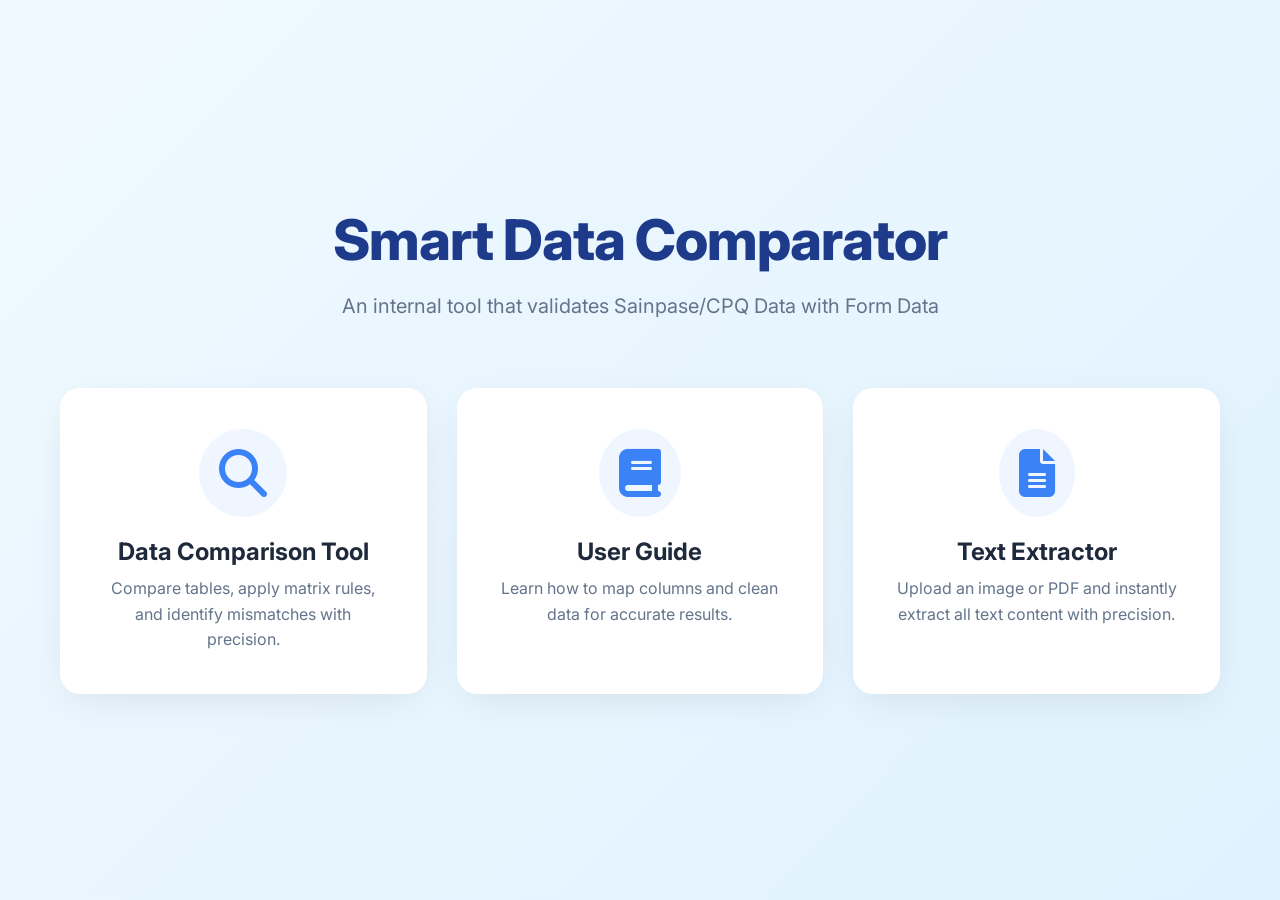
<file: index.html>
<!DOCTYPE html>
<html lang="en">
<head>
  <meta charset="UTF-8">
  <meta name="viewport" content="width=device-width, initial-scale=1.0">
  <title>Smart Data Comparator</title>
  <link rel="stylesheet" href="https://cdnjs.cloudflare.com/ajax/libs/font-awesome/6.4.0/css/all.min.css">
  
  <link rel="stylesheet" href="assets/style.css">
</head>
<body class="home-body">

  <header class="home-header">
    <h1>Smart Data Comparator</h1>
    <p>An internal tool that validates Sainpase/CPQ Data with Form Data</p>
  </header>

  <main class="home-main">
    <div class="home-cards">
      <a href="comparator.html" class="home-card">
        <i class="fas fa-search"></i>
        <h3>Data Comparison Tool</h3>
        <p>Compare tables, apply matrix rules, and identify mismatches with precision.</p>
      </a>

      <a href="help.html" class="home-card">
        <i class="fas fa-book"></i>
        <h3>User Guide</h3>
        <p>Learn how to map columns and clean data for accurate results.</p>
      </a>

      <a href="text-extractor.html" class="home-card">
        <i class="fas fa-file-alt"></i>
        <h3>Text Extractor</h3>
        <p>Upload an image or PDF and instantly extract all text content with precision.</p>
      </a>
    </div>
  </main>

</body>
</html>
</file>
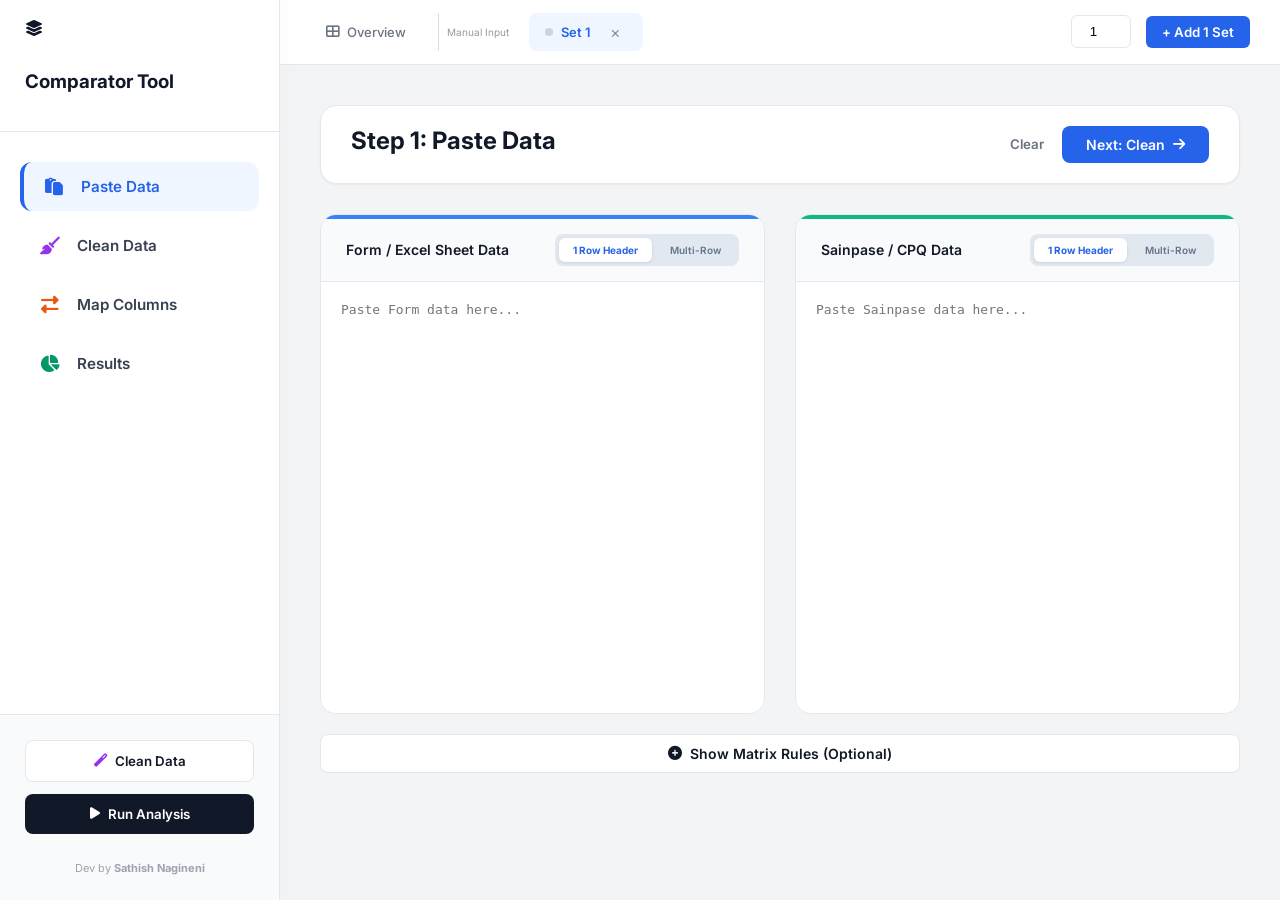
<file: comparator.html>
<!DOCTYPE html>
<html lang="en">
<head>
    <meta charset="UTF-8">
    <meta name="viewport" content="width=device-width, initial-scale=1.0">
    <title>Smart Data Comparator</title>
    <link rel="stylesheet" href="https://cdnjs.cloudflare.com/ajax/libs/font-awesome/6.4.0/css/all.min.css">
    <link rel="stylesheet" href="assets/style.css">
</head>
<body>

<div class="app-layout">
    
    <aside class="sidebar">
        <div class="sidebar-header">
            <i class="fas fa-layer-group"></i>
            <h3>Comparator Tool</h3>
        </div>

        <div class="vertical-nav">
            <div class="v-step active" id="navStep1" onclick="jumpToStep(1)">
                <div class="v-icon"><i class="fas fa-paste"></i></div> <span class="v-text">Paste Data</span>
            </div>
            <div class="v-step" id="navStep2" onclick="jumpToStep(2)">
                <div class="v-icon"><i class="fas fa-broom"></i></div> <span class="v-text">Clean Data</span>
            </div>
            <div class="v-step" id="navStep3" onclick="jumpToStep(3)">
                <div class="v-icon"><i class="fas fa-exchange-alt"></i></div> <span class="v-text">Map Columns</span>
            </div>
            <div class="v-step" id="navStep4" onclick="jumpToStep(4)">
                <div class="v-icon"><i class="fas fa-chart-pie"></i></div> <span class="v-text">Results</span>
            </div>
        </div>

        <div class="sidebar-footer">
            <button onclick="cleanAllSets()" class="btn-sidebar">
                <i class="fas fa-magic" style="color:#9333ea;"></i> Clean Data
            </button>
            <button onclick="runAllComparisons()" class="btn-sidebar btn-run-all">
                <i class="fas fa-play"></i> Run Analysis
            </button>
            
            <div style="margin-top:15px; text-align:center; font-size:11px; color:#9ca3af;">
                Dev by <strong>Sathish Nagineni</strong>
            </div>
        </div>
    </aside>

    <div class="main-wrapper">
        
        <header class="top-bar">
            <div class="tabs-container">
                <div class="tab-item" id="tabOverview" onclick="showOverview()">
                    <i class="fas fa-th-large"></i> Overview
                </div>
                <div id="projectTabs" class="project-tabs"></div>
            </div>

            <div class="top-actions-right">
                <button id="btnRestoreSet" onclick="restoreProject()" class="btn-secondary" style="display:none; margin-right:10px; font-size:12px;">
                    <i class="fas fa-undo"></i> Restore Set
                </button>

                <input type="number" id="addSetQty" value="1" min="1" max="50" 
                       class="qty-input" oninput="updateAddButtonText()" title="Number of sets">
                <button id="btnAddSets" onclick="addSetsFromInput()" class="btn-top-add">
                    + Add Set
                </button>
            </div>
        </header>

        <main class="content-area">

            <div id="overviewSection" class="page-section fade-in" style="display:none;">
                <div class="section-header">
                    <h2>Overall Result</h2>
                </div>
                <div id="overviewStats" class="dashboard-stats"></div>
                <div class="table-box" style="margin-top:20px;">
                    <table class="clean-table" id="overviewTable">
                        <thead>
                            <tr>
                                <th>Set Name</th>
                                <th>Status</th>
                                <th>Form Rows</th>
                                <th>Sainpase Rows</th>
                                <th>Matches</th>
                                <th>Mismatches</th>
                                <th>Action</th>
                            </tr>
                        </thead>
                        <tbody id="overviewBody"></tbody>
                    </table>
                </div>
            </div>

            <div id="step1" class="page-section fade-in" style="display:none;">
                <div class="section-header">
                    <h2>Step 1: Paste Data</h2>
                    <div class="header-actions">
                        <button onclick="clearCurrentProject()" class="btn-ghost">Clear</button>
                        <button onclick="goToPreview()" class="btn-primary">Next: Clean <i class="fas fa-arrow-right"></i></button>
                    </div>
                </div>

                <div class="input-grid-container">
                    <div class="tables-row">
                        <div class="input-card">
                            <div class="card-head blue-head">
                                <label>Form / Excel Sheet Data</label>
                                <div class="toggle-group" id="groupModeA">
                                    <button class="toggle-btn active" data-val="1row" onclick="setMode('A', '1row')">1 Row Header</button>
                                    <button class="toggle-btn" data-val="2rows" onclick="setMode('A', '2rows')">Multi-Row</button>
                                </div>
                                <input type="hidden" id="headerModeA" value="1row">
                            </div>
                            <textarea id="tableA" placeholder="Paste Form data here..."></textarea>
                        </div>
                        <div class="input-card">
                            <div class="card-head green-head">
                                <label>Sainpase / CPQ Data</label>
                                <div class="toggle-group" id="groupModeB">
                                    <button class="toggle-btn active" data-val="1row" onclick="setMode('B', '1row')">1 Row Header</button>
                                    <button class="toggle-btn" data-val="2rows" onclick="setMode('B', '2rows')">Multi-Row</button>
                                </div>
                                <input type="hidden" id="headerModeB" value="1row">
                            </div>
                            <textarea id="tableB" placeholder="Paste Sainpase data here..."></textarea>
                        </div>
                    </div>
                    
                    <button onclick="toggleMatrix()" class="btn-secondary" id="btnToggleMatrix" style="width:100%; margin-top:20px; justify-content: center;">
                        <i class="fas fa-plus-circle"></i> Show Matrix Rules (Optional)
                    </button>
                    
                    <div id="matrixSection" style="display:none;">
                        <div class="matrix-split-view">
                            <div class="matrix-source">
                                <label style="font-size:12px; font-weight:bold; color:#64748b; margin-bottom:10px;">Paste Rules Here</label>
                                <textarea id="matrixRawInput" placeholder='Example: "ADAPTIVE need" NO' oninput="autoParseMatrix()"></textarea>
                            </div>
                            
                            <div style="display:flex; align-items:center; justify-content:center; color:#cbd5e1; font-size:20px;">
                                <i class="fas fa-arrow-right"></i>
                            </div>
                            
                            <div class="matrix-editor">
                                <div style="display:flex; justify-content:space-between; margin-bottom:10px; align-items:center;">
                                    <label style="font-size:12px; font-weight:bold; color:#64748b;">Active Rules</label>
                                    <button onclick="addMatrixRow()" class="btn-ghost" style="font-size:12px;">+ Add Row</button>
                                </div>
                                <div id="matrixList" class="matrix-list" style="overflow-y:auto; flex:1;"></div>
                            </div>
                        </div>
                    </div>

                </div>
            </div>

            <div id="step2" class="page-section fade-in" style="display:none;">
                <div class="section-header">
                    <h2>Step 2: Clean Data</h2>
                    <div class="header-actions">
                        <button id="btnUndoRow" onclick="restoreLastRow()" class="btn-secondary" style="display:none; color:#ea580c; border-color:#ea580c; margin-right: 10px;">
                            <i class="fas fa-undo"></i> Undo Delete
                        </button>

                        <button onclick="jumpToStep(1)" class="btn-secondary"><i class="fas fa-arrow-left"></i> Back</button>
                        <button onclick="goToMapping()" class="btn-primary">Next: Map <i class="fas fa-arrow-right"></i></button>
                    </div>
                </div>
                <div class="tables-grid">
                    <div class="table-box">
                        <div class="box-header blue-bg">Form Data (<span id="countA">0</span> rows)</div>
                        <div class="scroll-wrap"><table id="previewTableA" class="clean-table"></table></div>
                    </div>
                    <div class="table-box">
                        <div class="box-header green-bg">Sainpase/CPQ Data (<span id="countB">0</span> rows)</div>
                        <div class="scroll-wrap"><table id="previewTableB" class="clean-table"></table></div>
                    </div>
                </div>
            </div>

            <div id="step3" class="page-section fade-in" style="display:none;">
                <div class="section-header">
                    <div style="display:flex; flex-direction:column;">
                        <h2>Step 3: Map Columns</h2>
                        <span id="unmappedList" style="background:#fee2e2; color:#b91c1c; border:1px solid #ef4444; padding:5px 12px; border-radius:6px; margin-top:5px; font-weight:600; font-size:13px; display:inline-block; width:fit-content;">
                            <i class="fas fa-spinner fa-spin"></i> Checking Mapping...
                        </span>
                    </div>
                    <div class="header-actions">
                        <button onclick="jumpToStep(2)" class="btn-secondary"><i class="fas fa-arrow-left"></i> Back</button>
                        <button onclick="generateResults()" class="btn-success">Run Analysis <i class="fas fa-check"></i></button>
                    </div>
                </div>
                <div class="card full-height">
                    <div class="mapping-toolbar">
                        <input type="text" id="mapSearchInput" class="map-search" placeholder="Search Source fields..." oninput="filterMappingRows()">
                        <div class="map-actions">
                            <button class="btn-xs" onclick="resetMapping()"><i class="fas fa-undo"></i> Reset</button>
                            <button class="btn-xs" onclick="autoMapAgain()"><i class="fas fa-magic"></i> Auto-Map</button>
                        </div>
                    </div>
                    <div class="scroll-wrap">
                        <table class="mapping-table">
                            <thead>
                                <tr>
                                    <th width="40%">Form / Matrix Fields</th>
                                    <th width="5%"></th>
                                    <th width="40%">Map To Sainpase/CPQ Data</th>
                                    <th width="15%" style="text-align:center">Include</th>
                                </tr>
                            </thead>
                            <tbody id="mappingBody"></tbody>
                        </table>
                    </div>
                </div>
            </div>

            <div id="step4" class="page-section fade-in" style="display:none;">
                <div class="section-header">
                    <h2>Step 4: Results</h2>
                    <div class="header-actions">
                        <button onclick="jumpToStep(3)" class="btn-secondary"><i class="fas fa-arrow-left"></i> Back to Map</button>
                    </div>
                </div>
                
                <div id="globalStats" class="dashboard-stats"></div>
                <div id="summaryCards" class="cards-grid"></div>
                
                <div class="tables-grid">
                    <div class="table-box">
                        <div class="box-header blue-bg">Form Results</div>
                        <div class="scroll-wrap"><table id="renderTableA"></table></div>
                    </div>
                    <div class="table-box">
                        <div class="box-header green-bg">Sainpase/CPQ Results</div>
                        <div class="scroll-wrap"><table id="renderTableB"></table></div>
                    </div>
                </div>
            </div>

        </main>
    </div>
</div>

<div id="customModal" class="modal-overlay">
    <div class="modal-box">
        <div class="sa-header">
            <h3 class="sa-title" id="modalTitle">Alert Title</h3>
            <button class="sa-close" onclick="closeModal()"><i class="fas fa-times"></i></button>
        </div>
        <div class="sa-body">
            <i id="modalIcon" class="fas fa-check-circle sa-icon-check"></i>
            <div class="sa-message" id="modalMsg">Alert Content</div>
        </div>
        <div class="sa-footer">
            <button id="modalBtn" class="sa-confirm-btn" onclick="closeModal()">Confirm</button>
        </div>
    </div>
</div>

<script src="assets/script.js"></script>
</body>
</html>
</file>
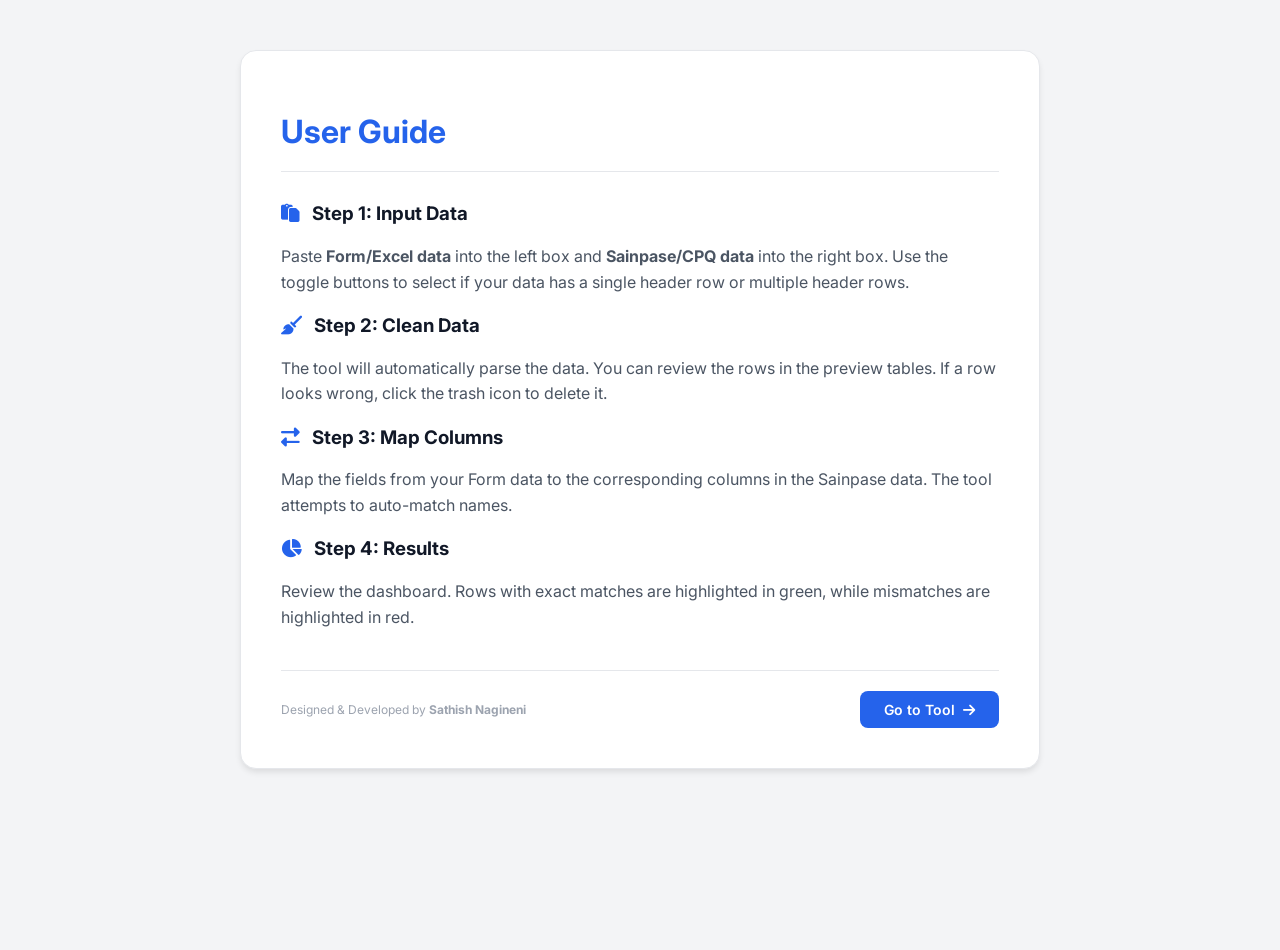
<file: help.html>
<!DOCTYPE html>
<html lang="en">
<head>
  <meta charset="UTF-8">
  <title>User Guide – Smart Data Comparator</title>
  <link rel="stylesheet" href="https://cdnjs.cloudflare.com/ajax/libs/font-awesome/6.4.0/css/all.min.css">
  <link rel="stylesheet" href="assets/style.css">
</head>
<body class="help-body">

  <div class="page-section" style="max-width:800px; margin-top:50px; background:white; padding:40px; border-radius:16px; border:1px solid #e5e7eb; box-shadow:0 4px 6px -1px rgba(0,0,0,0.1);">
    <h1 style="color:#2563eb; border-bottom:1px solid #e5e7eb; padding-bottom:20px; margin-bottom:30px;">User Guide</h1>

    <h3><i class="fas fa-paste" style="color:#2563eb; margin-right:8px;"></i> Step 1: Input Data</h3>
    <p style="color:#4b5563; line-height:1.6;">Paste <strong>Form/Excel data</strong> into the left box and <strong>Sainpase/CPQ data</strong> into the right box. Use the toggle buttons to select if your data has a single header row or multiple header rows.</p>

    <h3><i class="fas fa-broom" style="color:#2563eb; margin-right:8px;"></i> Step 2: Clean Data</h3>
    <p style="color:#4b5563; line-height:1.6;">The tool will automatically parse the data. You can review the rows in the preview tables. If a row looks wrong, click the trash icon to delete it.</p>

    <h3><i class="fas fa-exchange-alt" style="color:#2563eb; margin-right:8px;"></i> Step 3: Map Columns</h3>
    <p style="color:#4b5563; line-height:1.6;">Map the fields from your Form data to the corresponding columns in the Sainpase data. The tool attempts to auto-match names.</p>

    <h3><i class="fas fa-chart-pie" style="color:#2563eb; margin-right:8px;"></i> Step 4: Results</h3>
    <p style="color:#4b5563; line-height:1.6;">Review the dashboard. Rows with exact matches are highlighted in green, while mismatches are highlighted in red.</p>

    <div style="margin-top:40px; border-top:1px solid #e5e7eb; padding-top:20px; display:flex; justify-content:space-between; align-items:center;">
        <span style="font-size:12px; color:#9ca3af;">Designed & Developed by <strong>Sathish Nagineni</strong></span>
        <a href="comparator.html" class="btn-primary">Go to Tool <i class="fas fa-arrow-right"></i></a>
    </div>
  </div>

</body>
</html>
</file>
<file: assets/style.css>
/* style.css - Final Level 1 Version with Stage 3 Enhancements + PO Badge */

/* --- 1. VARIABLES & RESET --- */
@import url('https://fonts.googleapis.com/css2?family=Inter:wght@300;400;500;600;700&display=swap');

:root {
    --primary: #2563eb;       
    --primary-hover: #1d4ed8;
    --bg-body: #f3f4f6;       
    --text-main: #111827;     
    --text-muted: #6b7280;    
    --border: #e5e7eb;        
    --sidebar-bg: #ffffff;
    --success: #10b981;
    --danger: #ef4444;
    --warning: #f59e0b;
    --shadow-sm: 0 1px 2px 0 rgb(0 0 0 / 0.05);
}

body {
    font-family: 'Inter', sans-serif;
    background: var(--bg-body);
    color: var(--text-main);
    margin: 0; padding: 0;
    min-height: 100vh;
}

* { box-sizing: border-box; }
a { text-decoration: none; color: inherit; }
button { font-family: 'Inter', sans-serif; }

/* =========================================
   APP LAYOUT
   ========================================= */
.app-layout { display: flex; height: 100vh; width: 100%; overflow: hidden; }
.main-wrapper { flex: 1; display: flex; flex-direction: column; overflow: hidden; }

/* --- SIDEBAR --- */
.sidebar {
    width: 280px; background: var(--sidebar-bg); border-right: 1px solid var(--border);
    display: flex; flex-direction: column; flex-shrink: 0; z-index: 20;
    box-shadow: 4px 0 24px rgba(0,0,0,0.02);
    transition: all 0.3s ease;
}

.sidebar-header {
    padding: 20px 25px; border-bottom: 1px solid var(--border);
    display: flex; flex-direction: column; gap: 15px;
}
.header-title { display: flex; align-items: center; gap: 10px; }
.header-title i { color: var(--primary); font-size: 1.5rem; }
.header-title h3 { margin: 0; font-size: 1.2rem; font-weight: 700; }

.vertical-nav { flex: 1; padding: 30px 20px; display: flex; flex-direction: column; gap: 10px; overflow-y: auto; }

.v-step {
    display: flex; align-items: center; gap: 15px; 
    padding: 14px 18px; border-radius: 12px;
    cursor: pointer; transition: all 0.2s ease; 
    font-size: 0.95rem; font-weight: 600; color: #374151;
}
.v-step:hover { background: #f9fafb; color: var(--text-main); }

/* --- COLORFUL SIDEBAR STEPS --- */
.v-step:nth-child(1).active { background: #eff6ff; color: #2563eb; border-left: 4px solid #2563eb; } 
.v-step:nth-child(1) .v-icon i { color: #2563eb; }

.v-step:nth-child(2).active { background: #f3e8ff; color: #9333ea; border-left: 4px solid #9333ea; } 
.v-step:nth-child(2) .v-icon i { color: #9333ea; }

.v-step:nth-child(3).active { background: #fff7ed; color: #ea580c; border-left: 4px solid #ea580c; } 
.v-step:nth-child(3) .v-icon i { color: #ea580c; }

.v-step:nth-child(4).active { background: #ecfdf5; color: #059669; border-left: 4px solid #059669; } 
.v-step:nth-child(4) .v-icon i { color: #059669; }

.v-icon { width: 24px; text-align: center; font-size: 1.1rem; }

.sidebar-footer {
    padding: 25px; border-top: 1px solid var(--border); background: #f9fafb;
    display: flex; flex-direction: column; gap: 12px;
}

/* --- TOP BAR --- */
.top-bar {
    height: 70px; background: #fff; border-bottom: 1px solid var(--border);
    display: flex; align-items: center; justify-content: space-between; padding: 0 30px;
    z-index: 10;
}
.tabs-container { 
    display: flex; gap: 12px; overflow-x: auto; flex: 1; align-items: center; padding-right: 20px; 
    white-space: nowrap; scrollbar-width: thin;
}
.project-tabs { display: flex; gap: 12px; }

.tab-item {
    padding: 8px 16px; border-radius: 8px; font-size: 13px; font-weight: 500; 
    color: var(--text-muted); cursor: pointer; display: flex; align-items: center; gap: 8px;
    flex-shrink: 0; white-space: nowrap;
}
.tab-item:hover { background: #f3f4f6; color: var(--text-main); }
.tab-item.active { background: #eff6ff; color: var(--primary); font-weight: 600; }
.tab-dot { width: 8px; height: 8px; border-radius: 50%; background: #cbd5e1; }
.tab-dot.ready { background: var(--warning); }
.tab-dot.done { background: var(--success); }
.btn-tab-close { background: none; border: none; opacity: 0.4; cursor: pointer; font-size: 16px; margin-left: 5px; }
.btn-tab-close:hover { opacity: 1; color: var(--danger); }

/* --- CONTENT AREA --- */
.content-area { padding: 40px; overflow-y: auto; height: 100%; background: #f3f4f6; }
.page-section { max-width: 1400px; margin: 0 auto; padding-bottom: 60px; }

/* --- HEADER TITLE & ALERT --- */
.section-header { 
    display: flex; justify-content: space-between; align-items: flex-start; margin-bottom: 30px; 
    background: white; padding: 20px 30px; border-radius: 16px; border: 1px solid var(--border); box-shadow: var(--shadow-sm);
}
.header-title-group { display: flex; flex-direction: column; gap: 8px; max-width: 70%; }
.section-header h2 { margin: 0; font-size: 1.5rem; font-weight: 700; color: var(--text-main); }

.unmapped-alert {
    background: #fee2e2; 
    color: #b91c1c; 
    border: 1px solid #ef4444; 
    padding: 6px 12px; 
    border-radius: 6px; 
    font-weight: 600; 
    font-size: 12px; 
    width: fit-content;
    white-space: normal;
    line-height: 1.4;
}

.header-actions { display: flex; gap: 12px; align-items: center; }

/* --- BUTTONS --- */
.btn-primary, .btn-secondary, .btn-success {
    padding: 10px 24px; border-radius: 8px; font-weight: 600; cursor: pointer;
    display: inline-flex; align-items: center; gap: 8px; font-size: 14px; border: none;
}
.btn-primary { background: var(--primary); color: white; }
.btn-primary:hover { background: var(--primary-hover); transform: translateY(-1px); }

.btn-secondary { border: 1px solid var(--border); background: white; color: var(--text-main); }
.btn-secondary:hover { background: #f9fafb; }

.btn-success { background: var(--success); color: white; }
.btn-success:hover { background: #059669; }

.btn-sidebar {
    padding: 12px; border-radius: 8px; border: 1px solid var(--border);
    background: white; color: var(--text-main); font-weight: 600; cursor: pointer;
    display: flex; align-items: center; justify-content: center; gap: 8px;
}
.btn-sidebar:hover { background: #f9fafb; }
.btn-run-all { background: var(--text-main); color: white; border: none; }
.btn-run-all:hover { background: black; }

.btn-ghost { background: transparent; color: var(--text-muted); border: none; cursor: pointer; font-weight: 600; }
.btn-ghost:hover { color: var(--danger); }

.btn-top-add { padding: 8px 16px; background: var(--primary); color: white; border: none; border-radius: 6px; font-weight: 600; cursor: pointer; flex-shrink: 0; }
.btn-xs { padding: 6px 12px; font-size: 12px; border-radius: 4px; border: 1px solid var(--border); background: white; cursor: pointer; font-weight: 600; }
.btn-xs:hover { border-color: var(--primary); color: var(--primary); background: #eff6ff; }

/* Purge Button Style (Red) */
.btn-purge { color: #ef4444; border-color: #fecaca; }
.btn-purge:hover { background: #fef2f2; border-color: #ef4444; color: #b91c1c; }

.mini-upload-btn {
    display: inline-flex; align-items: center; gap: 5px;
    background: #ecfdf5; border: 1px solid #a7f3d0;
    padding: 4px 10px; border-radius: 4px; font-size: 11px;
    font-weight: 600; color: #059669; cursor: pointer;
    transition: all 0.2s;
}
.mini-upload-btn:hover { background: #10b981; color: white; border-color: #10b981; }

/* PO BADGE (New) */
.po-badge {
    background-color: #eff6ff;
    color: #2563eb;
    border: 1px solid #bfdbfe;
    padding: 4px 10px;
    border-radius: 20px;
    font-size: 12px;
    font-weight: 700;
    margin-left: 10px;
}

.qty-input { width: 60px; padding: 8px; border: 1px solid var(--border); border-radius: 6px; text-align: center; margin-right: 5px; }

.top-actions-right { display: flex; align-items: center; flex-shrink: 0; background: white; padding-left: 10px; z-index: 11; gap: 10px; }
.input-wrapper { display: flex; flex-direction: column; }
.input-label { font-size: 11px; font-weight: 700; color: #64748b; margin-bottom: 3px; }
.top-input { padding: 8px 12px; border: 1px solid var(--border); border-radius: 6px; font-size: 13px; outline: none; }
.top-input:focus { border-color: var(--primary); }

/* --- CARDS & INPUTS --- */
.input-card { background: white; border: 1px solid var(--border); border-radius: 16px; display: flex; flex-direction: column; overflow: hidden; }
.card-head { padding: 15px 25px; font-weight: 600; font-size: 14px; display: flex; justify-content: space-between; align-items: center; border-bottom: 1px solid var(--border); background: #f8fafc; }
.blue-head { border-top: 4px solid #3b82f6; }
.green-head { border-top: 4px solid #10b981; }

.toggle-group { display: flex; background: #e2e8f0; padding: 4px; border-radius: 8px; gap: 4px; }
.toggle-btn { 
    border: none; background: transparent; padding: 6px 14px; 
    font-size: 10px; font-weight: 600; color: #64748b; 
    cursor: pointer; border-radius: 6px; transition: all 0.2s ease; 
}
.toggle-btn:hover { color: var(--text-main); }
.toggle-btn.active { 
    background: white; color: var(--primary); 
    box-shadow: 0 1px 3px rgba(0,0,0,0.1); 
    font-weight: 700;
}

textarea { flex: 1; border: none; padding: 20px; resize: none; font-family: 'Menlo', monospace; font-size: 13px; outline: none; }
.tables-row { display: grid; grid-template-columns: 1fr 1fr; gap: 30px; height: 500px; }

/* --- MATRIX --- */
.matrix-split-view { display: flex; gap: 20px; height: 350px; background: white; border: 1px solid var(--border); border-radius: 16px; padding: 20px; margin-top: 15px; }
.matrix-source, .matrix-editor { flex: 1; display: flex; flex-direction: column; }
.matrix-source textarea { background: #f8fafc; border: 1px solid var(--border); border-radius: 8px; }
.matrix-row-item { display: flex; gap: 8px; margin-bottom: 8px; background: #f8fafc; padding: 8px; border: 1px solid var(--border); border-radius: 6px; }

/* --- MAPPING TOOLBAR --- */
.mapping-toolbar { 
    padding: 15px; 
    background: #ffffff; 
    border-bottom: 1px solid var(--border); 
    display: flex; 
    justify-content: space-between; 
    align-items: center; 
    gap: 15px;
}

.map-search { padding: 8px 12px; border: 1px solid var(--border); border-radius: 6px; font-size: 13px; width: 250px; }
.map-actions { display: flex; gap: 10px; flex-shrink: 0; }

.card.full-height { height: 600px; background: white; border-radius: 16px; border: 1px solid var(--border); display: flex; flex-direction: column; overflow: hidden; }
.scroll-wrap { overflow: auto; flex: 1; scroll-behavior: smooth; }
.mapping-table { width: 100%; border-collapse: collapse; font-size: 13px; }
.mapping-table th { background: #f9fafb; padding: 12px 16px; text-align: left; position: sticky; top: 0; z-index: 5; border-bottom: 1px solid var(--border); }
.mapping-table td { padding: 12px 16px; border-bottom: 1px solid var(--border); vertical-align: middle; }
.mapping-table tr.mapped-row { background-color: #f0fdf4; } 

.map-select { width: 100%; padding: 8px; border-radius: 6px; border: 1px solid var(--border); }

/* VISUAL FEEDBACK FOR DROPDOWNS */
.map-select.mapped-select {
    border: 2px solid #28a745;
    background-color: #f0fff4;
}
.map-select.unmapped {
    border: 1px solid #ccc;
}

/* --- RESULTS & TABLES --- */
.tables-grid { display: grid; grid-template-columns: 1fr 1fr; gap: 30px; height: 600px; }
.table-box { border: 1px solid var(--border); border-radius: 16px; background: white; display: flex; flex-direction: column; overflow: hidden; }
.box-header { padding: 15px 20px; font-weight: 600; font-size: 14px; color: #fff; }
.blue-bg { background: #3b82f6; }
.green-bg { background: #10b981; }

.clean-table th, table th { background: #f8fafc; padding: 12px 20px; border-bottom: 1px solid var(--border); position: sticky; top: 0; white-space: nowrap; }
.clean-table td, table td { padding: 12px 20px; border-bottom: 1px solid var(--border); white-space: nowrap; }
.clean-table tr:hover, table tr:hover { background-color: #f1f5f9; cursor: default; }
.diff { background: #fef2f2 !important; color: #991b1b; }
.match { background: #f0fdf4 !important; color: #166534; }

/* --- DASHBOARD STATS (COLORFUL) --- */
.dashboard-stats { display: grid; grid-template-columns: repeat(4, 1fr); gap: 20px; margin-bottom: 30px; }
.big-stat { padding: 25px; border-radius: 16px; background: white; border: 1px solid var(--border); text-align: center; box-shadow: var(--shadow-sm); }
.bs-val { font-size: 32px; font-weight: 800; color: var(--text-main); }
.bs-lbl { font-size: 12px; text-transform: uppercase; color: var(--text-muted); font-weight: 700; margin-top: 5px; }

/* Color Modifiers for Stats */
.stat-blue .bs-val { color: #2563eb; }
.stat-blue { border-top: 4px solid #2563eb; }

.stat-purple .bs-val { color: #9333ea; }
.stat-purple { border-top: 4px solid #9333ea; }

.stat-green .bs-val { color: #10b981; }
.stat-green { border-top: 4px solid #10b981; }

.stat-red .bs-val { color: #ef4444; }
.stat-red { border-top: 4px solid #ef4444; }

.cards-grid { display: grid; grid-template-columns: repeat(auto-fill, minmax(220px, 1fr)); gap: 16px; margin-bottom: 30px; }
.field-card { padding: 20px; border-radius: 12px; border: 1px solid var(--border); background: white; }
.field-card.bg-good { border-top: 4px solid #10b981; }
.field-card.bg-warn { border-top: 4px solid #ef4444; }
.fc-head { font-weight: 700; font-size: 14px; margin-bottom: 12px; }
.fc-stats { display: flex; justify-content: space-between; font-size: 13px; font-weight: 600; }
.fc-ok { color: #10b981; }
.fc-err { color: #ef4444; }

/* --- MODAL (Fixed Button) --- */
.modal-overlay { position: fixed; top: 0; left: 0; width: 100vw; height: 100vh; background: rgba(0,0,0,0.5); z-index: 10000; display: none; align-items: center; justify-content: center; }
.modal-overlay.open { display: flex !important; }
.modal-box { background: white; width: 450px; border-radius: 8px; overflow: hidden; animation: modalPop 0.3s; }
@keyframes modalPop { 0% { transform: scale(0.8); opacity: 0; } 100% { transform: scale(1); opacity: 1; } }
.sa-header { padding: 15px 20px; border-bottom: 1px solid #f0f0f0; display: flex; justify-content: space-between; align-items: center; }
.sa-body { padding: 30px 20px; text-align: center; }
.sa-icon-check { font-size: 50px; margin-bottom: 15px; display: block; }
.sa-footer { padding: 15px; display: flex; justify-content: center; background: #f9fafb; border-top: 1px solid #f0f0f0; }

.sa-confirm-btn { 
    background-color: var(--primary); 
    color: white; border: none; padding: 10px 40px; border-radius: 6px; 
    font-size: 16px; font-weight: 600; cursor: pointer; transition: background-color 0.2s;
}
.sa-confirm-btn:hover { background-color: var(--primary-hover); }

.sa-close { background: none; border: none; font-size: 18px; cursor: pointer; color: #9ca3af; }

/* --- RESPONSIVE --- */
@media (max-width: 1200px) {
    .tables-grid, .tables-row { grid-template-columns: 1fr !important; height: auto !important; gap: 20px; }
    .table-box, .input-card { height: 500px !important; }
    .sidebar { width: 60px; padding: 10px; }
    .sidebar-header { padding: 15px 5px; }
    .header-title h3, .mode-label, .v-text, .btn-sidebar, .sidebar-footer div { display: none; }
    .mode-toggle select { width: 100%; padding: 5px; font-size: 10px; }
}
/* Home Page Styles for Index.html */
.home-body {
    background: linear-gradient(135deg, #f0f9ff 0%, #e0f2fe 100%);
    display: flex;
    flex-direction: column;
    align-items: center;
    justify-content: center;
    min-height: 100vh;
    text-align: center;
}

.home-header {
    margin-bottom: 50px;
    animation: fadeInDown 0.8s ease-out;
}

.home-header h1 {
    font-size: 3.5rem;
    font-weight: 800;
    color: #1e3a8a; /* Dark Blue */
    margin: 0 0 15px 0;
    letter-spacing: -1px;
}

.home-header p {
    font-size: 1.25rem;
    color: #64748b;
    font-weight: 400;
}

.home-main {
    width: 100%;
    max-width: 1200px;
    padding: 0 20px;
    animation: fadeInUp 0.8s ease-out;
}

.home-cards {
    display: grid;
    grid-template-columns: 1fr 1fr 1fr;
    gap: 30px;
}

.home-card {
    background: white;
    padding: 40px;
    border-radius: 20px;
    box-shadow: 0 10px 40px -10px rgba(0,0,0,0.1);
    transition: all 0.3s cubic-bezier(0.4, 0, 0.2, 1);
    border: 1px solid rgba(255,255,255,0.5);
    display: flex;
    flex-direction: column;
    align-items: center;
    text-align: center;
    cursor: pointer;
    position: relative;
    overflow: hidden;
}

.home-card:hover {
    transform: translateY(-8px);
    box-shadow: 0 20px 50px -12px rgba(37, 99, 235, 0.25); /* Blue glow */
    border-color: #bfdbfe;
}

.home-card i {
    font-size: 3rem;
    margin-bottom: 20px;
    color: #3b82f6; /* Primary Blue */
    background: #eff6ff;
    padding: 20px;
    border-radius: 50%;
    transition: all 0.3s ease;
}

.home-card:hover i {
    background: #3b82f6;
    color: white;
    transform: scale(1.1);
}

.home-card h3 {
    font-size: 1.5rem;
    font-weight: 700;
    color: #1e293b;
    margin: 0 0 10px 0;
}

.home-card p {
    color: #64748b;
    line-height: 1.6;
    margin: 0;
}

.home-footer {
    margin-top: 60px;
    font-size: 0.9rem;
    color: #94a3b8;
    font-weight: 500;
}

/* Animations */
@keyframes fadeInDown {
    from { opacity: 0; transform: translateY(-20px); }
    to { opacity: 1; transform: translateY(0); }
}

@keyframes fadeInUp {
    from { opacity: 0; transform: translateY(20px); }
    to { opacity: 1; transform: translateY(0); }
}

@media (max-width: 900px) {
    .home-cards { grid-template-columns: 1fr 1fr; }
}
@media (max-width: 600px) {
    .home-cards { grid-template-columns: 1fr; }
    .home-header h1 { font-size: 2.5rem; }
}

/* =========================================
   TEXT EXTRACTOR PAGE
   ========================================= */
.extractor-body {
    background: linear-gradient(135deg, #f0f9ff 0%, #e0f2fe 100%);
    min-height: 100vh;
    display: flex;
    flex-direction: column;
}

.extractor-header {
    background: white;
    border-bottom: 1px solid var(--border);
    padding: 18px 40px;
    display: flex;
    align-items: center;
    justify-content: space-between;
    box-shadow: 0 2px 8px rgba(0,0,0,0.04);
}

.extractor-header .brand {
    display: flex;
    align-items: center;
    gap: 12px;
    font-weight: 800;
    font-size: 1.2rem;
    color: #1e3a8a;
    text-decoration: none;
}

.extractor-header .brand i {
    color: #3b82f6;
    font-size: 1.4rem;
}

.extractor-header .back-link {
    display: flex;
    align-items: center;
    gap: 8px;
    font-size: 13px;
    font-weight: 600;
    color: var(--text-muted);
    text-decoration: none;
    padding: 8px 14px;
    border-radius: 8px;
    border: 1px solid var(--border);
    background: white;
    transition: all 0.2s;
}

.extractor-header .back-link:hover {
    background: #f1f5f9;
    color: var(--primary);
    border-color: #bfdbfe;
}

.extractor-title-bar {
    padding: 30px 40px 20px;
    text-align: center;
}

.extractor-title-bar h1 {
    font-size: 2rem;
    font-weight: 800;
    color: #1e3a8a;
    margin: 0 0 8px 0;
}

.extractor-title-bar p {
    color: #64748b;
    font-size: 1rem;
    margin: 0;
}

.extractor-workspace {
    flex: 1;
    display: grid;
    grid-template-columns: 1fr 1fr;
    gap: 24px;
    padding: 0 40px 40px;
    min-height: 0;
}

/* --- UPLOAD PANEL --- */
.upload-panel {
    background: white;
    border-radius: 20px;
    border: 1px solid var(--border);
    box-shadow: 0 8px 30px rgba(0,0,0,0.06);
    display: flex;
    flex-direction: column;
    overflow: hidden;
}

.panel-header {
    padding: 18px 24px;
    border-bottom: 1px solid var(--border);
    display: flex;
    align-items: center;
    justify-content: space-between;
    background: #f8fafc;
}

.panel-header-left {
    display: flex;
    align-items: center;
    gap: 10px;
    font-weight: 700;
    font-size: 15px;
    color: #1e293b;
}

.panel-header-left i {
    color: var(--primary);
}

.panel-body {
    flex: 1;
    padding: 24px;
    display: flex;
    flex-direction: column;
    gap: 20px;
    overflow-y: auto;
}

/* Upload type tabs */
.upload-type-tabs {
    display: flex;
    background: #f1f5f9;
    border-radius: 10px;
    padding: 4px;
    gap: 4px;
}

.upload-tab {
    flex: 1;
    padding: 10px 16px;
    border: none;
    background: transparent;
    border-radius: 8px;
    font-size: 13px;
    font-weight: 600;
    color: #64748b;
    cursor: pointer;
    transition: all 0.2s;
    display: flex;
    align-items: center;
    justify-content: center;
    gap: 8px;
}

.upload-tab:hover { color: var(--primary); }

.upload-tab.active {
    background: white;
    color: var(--primary);
    box-shadow: 0 2px 8px rgba(0,0,0,0.08);
}

/* Drop Zone */
.drop-zone {
    flex: 1;
    border: 2px dashed #cbd5e1;
    border-radius: 16px;
    display: flex;
    flex-direction: column;
    align-items: center;
    justify-content: center;
    gap: 16px;
    padding: 40px 24px;
    cursor: pointer;
    transition: all 0.3s ease;
    background: #f8fafc;
    text-align: center;
    min-height: 260px;
}

.drop-zone:hover, .drop-zone.drag-over {
    border-color: #3b82f6;
    background: #eff6ff;
    transform: scale(1.01);
    box-shadow: 0 8px 25px rgba(59,130,246,0.12);
}

.drop-zone .dz-icon {
    font-size: 3rem;
    color: #93c5fd;
    transition: all 0.3s;
}

.drop-zone:hover .dz-icon {
    color: #3b82f6;
    transform: scale(1.1);
}

.drop-zone .dz-title {
    font-size: 1.1rem;
    font-weight: 700;
    color: #334155;
}

.drop-zone .dz-sub {
    font-size: 12px;
    color: #94a3b8;
}

.drop-zone .dz-btn {
    padding: 10px 24px;
    background: var(--primary);
    color: white;
    border: none;
    border-radius: 8px;
    font-weight: 600;
    font-size: 13px;
    cursor: pointer;
    transition: all 0.2s;
}

.drop-zone .dz-btn:hover {
    background: var(--primary-hover);
    transform: translateY(-1px);
}

/* Preview area inside upload panel */
.preview-container {
    display: flex;
    flex-direction: column;
    gap: 12px;
}

.preview-file-info {
    display: flex;
    align-items: center;
    gap: 12px;
    padding: 12px 16px;
    background: #f0fdf4;
    border: 1px solid #86efac;
    border-radius: 10px;
}

.preview-file-info .file-icon {
    font-size: 1.4rem;
    color: #22c55e;
}

.preview-file-info .file-name {
    font-weight: 600;
    font-size: 13px;
    flex: 1;
    color: #15803d;
    white-space: nowrap;
    overflow: hidden;
    text-overflow: ellipsis;
}

.preview-file-info .btn-remove {
    background: none;
    border: none;
    color: #ef4444;
    cursor: pointer;
    font-size: 14px;
    padding: 4px;
    border-radius: 4px;
    transition: all 0.2s;
}
.preview-file-info .btn-remove:hover { background: #fee2e2; }

.image-preview {
    max-height: 300px;
    overflow: hidden;
    border-radius: 10px;
    border: 1px solid var(--border);
}

.image-preview img {
    width: 100%;
    height: 100%;
    object-fit: contain;
    display: block;
    border-radius: 10px;
    background: #f8fafc;
    max-height: 300px;
}

.pdf-pages-preview {
    display: grid;
    grid-template-columns: repeat(auto-fill, minmax(80px, 1fr));
    gap: 8px;
    max-height: 160px;
    overflow-y: auto;
}

.pdf-page-thumb {
    border: 1px solid var(--border);
    border-radius: 6px;
    overflow: hidden;
    aspect-ratio: 3/4;
    background: #f8fafc;
    display: flex;
    align-items: center;
    justify-content: center;
    font-size: 11px;
    color: #64748b;
    font-weight: 600;
}

.pdf-page-thumb canvas {
    width: 100%;
    height: 100%;
    object-fit: contain;
}

/* Extract button */
.extract-action-bar {
    display: flex;
    gap: 12px;
}

.btn-extract {
    flex: 1;
    padding: 14px;
    background: linear-gradient(135deg, #2563eb, #7c3aed);
    color: white;
    border: none;
    border-radius: 10px;
    font-size: 15px;
    font-weight: 700;
    cursor: pointer;
    display: flex;
    align-items: center;
    justify-content: center;
    gap: 10px;
    transition: all 0.3s;
    box-shadow: 0 4px 15px rgba(37,99,235,0.3);
}

.btn-extract:hover:not(:disabled) {
    transform: translateY(-2px);
    box-shadow: 0 8px 25px rgba(37,99,235,0.4);
}

.btn-extract:disabled {
    opacity: 0.5;
    cursor: not-allowed;
    transform: none;
}

/* Progress bar */
.extract-progress {
    display: none;
    flex-direction: column;
    gap: 8px;
}
.extract-progress.visible { display: flex; }

.progress-bar-wrap {
    height: 6px;
    background: #e2e8f0;
    border-radius: 99px;
    overflow: hidden;
}

.progress-bar-fill {
    height: 100%;
    background: linear-gradient(90deg, #2563eb, #7c3aed);
    border-radius: 99px;
    width: 0%;
    transition: width 0.3s ease;
    animation: progressShimmer 1.5s infinite;
}

@keyframes progressShimmer {
    0% { background-position: -200px 0; }
    100% { background-position: 200px 0; }
}

.progress-label {
    font-size: 12px;
    color: #64748b;
    font-weight: 600;
    text-align: center;
}

/* --- OUTPUT PANEL --- */
.output-panel {
    background: white;
    border-radius: 20px;
    border: 1px solid var(--border);
    box-shadow: 0 8px 30px rgba(0,0,0,0.06);
    display: flex;
    flex-direction: column;
    overflow: hidden;
}

.output-toolbar {
    padding: 14px 24px;
    border-bottom: 1px solid var(--border);
    display: flex;
    align-items: center;
    justify-content: space-between;
    background: #f8fafc;
    gap: 12px;
}

.output-stats {
    display: flex;
    gap: 16px;
    align-items: center;
}

.stat-pill {
    background: #eff6ff;
    color: #2563eb;
    padding: 4px 10px;
    border-radius: 20px;
    font-size: 11px;
    font-weight: 700;
}

.output-actions {
    display: flex;
    gap: 8px;
}

.btn-copy-text, .btn-clear-text {
    padding: 7px 14px;
    border-radius: 7px;
    font-size: 12px;
    font-weight: 600;
    cursor: pointer;
    display: flex;
    align-items: center;
    gap: 6px;
    transition: all 0.2s;
    border: 1px solid var(--border);
}

.btn-copy-text {
    background: white;
    color: var(--primary);
    border-color: #bfdbfe;
}

.btn-copy-text:hover {
    background: #eff6ff;
}

.btn-clear-text {
    background: white;
    color: #ef4444;
    border-color: #fca5a5;
}

.btn-clear-text:hover {
    background: #fef2f2;
}

.extracted-text-area {
    flex: 1;
    padding: 24px;
    overflow-y: auto;
    font-family: 'Inter', sans-serif;
    font-size: 14px;
    line-height: 1.8;
    color: #1e293b;
    white-space: pre-wrap;
    word-break: break-word;
    outline: none;
    background: white;
    border: none;
    resize: none;
    min-height: 400px;
}

.extracted-text-area:empty::before {
    content: 'Extracted text will appear here once you upload a file and click Extract...';
    color: #cbd5e1;
    font-style: italic;
    font-size: 14px;
}

/* Empty state illustration */
.output-empty-state {
    flex: 1;
    display: flex;
    flex-direction: column;
    align-items: center;
    justify-content: center;
    gap: 16px;
    color: #94a3b8;
    padding: 40px;
    text-align: center;
}

.output-empty-state i {
    font-size: 3.5rem;
    color: #e2e8f0;
}

.output-empty-state p {
    font-size: 14px;
    line-height: 1.6;
    max-width: 250px;
}

/* spinner */
.spinner-ring {
    display: inline-block;
    width: 18px;
    height: 18px;
    border: 3px solid rgba(255,255,255,0.3);
    border-top-color: white;
    border-radius: 50%;
    animation: spin 0.7s linear infinite;
}
@keyframes spin { to { transform: rotate(360deg); } }

@media (max-width: 900px) {
    .extractor-workspace { grid-template-columns: 1fr; }
    .extractor-header { padding: 16px 20px; }
    .extractor-workspace { padding: 0 20px 30px; }
}

/* Add this to style.css */

/* Make the first column (Row Number) sticky */
#renderTableA th:first-child, 
#renderTableA td:first-child, 
#renderTableB th:first-child, 
#renderTableB td:first-child {
    position: sticky;
    left: 0;
    z-index: 10;
    background-color: #fff; /* Must have background to cover scrolling text */
    border-right: 2px solid #e5e7eb; /* distinct separator line */
    min-width: 40px;
    text-align: center;
}

/* Ensure header stays on top of the sticky column */
#renderTableA th:first-child,
#renderTableB th:first-child {
    z-index: 11;
    background-color: #f8fafc; /* Match header background */
}

/* --- VISUAL TEXT DIFF --- */
.diff-word {
    background-color: #fee2e2; /* Light red highlight */
    color: #b91c1c;            /* Dark red text */
    font-weight: 800;
    text-decoration: underline;
    padding: 0 2px;
    border-radius: 2px;
}

/* Style for the rows when they are revealed */
.row-hidden-item {
    background-color: #f8fafc !important; /* Very light grey */
    color: #94a3b8; /* Muted text */
    font-style: italic;
}
.btn-restore {
    color: #059669; /* Green for restore */
    background: none; border: none; cursor: pointer; font-size: 12px;
}
.btn-restore:hover { color: #047857; transform: scale(1.1); }

/* --- DRAG & DROP STYLES --- */

/* Default state for the input cards */
.input-card {
    transition: all 0.2s ease;
    position: relative; /* Needed for the overlay text */
}

/* State when dragging a file over */
.input-card.drag-active {
    border: 2px dashed #3b82f6 !important;
    background-color: #eff6ff !important;
    transform: scale(1.01);
    box-shadow: 0 10px 25px -5px rgba(59, 130, 246, 0.15);
}

/* Optional: "Drop Here" Overlay Text */
.input-card.drag-active::after {
    content: "Drop File Here";
    position: absolute;
    top: 50%;
    left: 50%;
    transform: translate(-50%, -50%);
    font-size: 20px;
    font-weight: 700;
    color: #3b82f6;
    pointer-events: none;
    background: rgba(255,255,255,0.9);
    padding: 10px 20px;
    border-radius: 8px;
    box-shadow: 0 4px 6px -1px rgba(0, 0, 0, 0.1);
}

/* --- RESET BUTTON (Top Right) --- */
.top-reset-btn {
    margin-left: auto; /* Pushes it to the right */
    background: #fee2e2;
    color: #ef4444;
    border: 1px solid #fca5a5;
    padding: 6px 12px;
    font-size: 12px;
    border-radius: 6px;
    cursor: pointer;
    font-weight: 600;
    transition: all 0.2s;
    display: flex;
    align-items: center;
    gap: 6px;
}
.top-reset-btn:hover {
    background: #fecaca;
    transform: translateY(-1px);
}

/* --- SUCCESS MESSAGE (All Matched) --- */
.success-state {
    display: flex;
    flex-direction: column;
    align-items: center;
    justify-content: center;
    padding: 60px 20px;
    text-align: center;
    background: white;
    border-radius: 12px;
    border: 1px solid #bbf7d0;
    box-shadow: 0 10px 15px -3px rgba(0, 0, 0, 0.05);
    margin-top: 20px;
}

.success-icon {
    font-size: 48px;
    color: #22c55e;
    margin-bottom: 16px;
    animation: popIn 0.5s ease-out;
}

.success-title {
    font-size: 24px;
    font-weight: 700;
    color: #15803d;
    margin-bottom: 8px;
}

.success-desc {
    color: #64748b;
    font-size: 14px;
    max-width: 400px;
}

@keyframes popIn {
    0% { transform: scale(0); opacity: 0; }
    80% { transform: scale(1.1); }
    100% { transform: scale(1); opacity: 1; }
}
</file>
